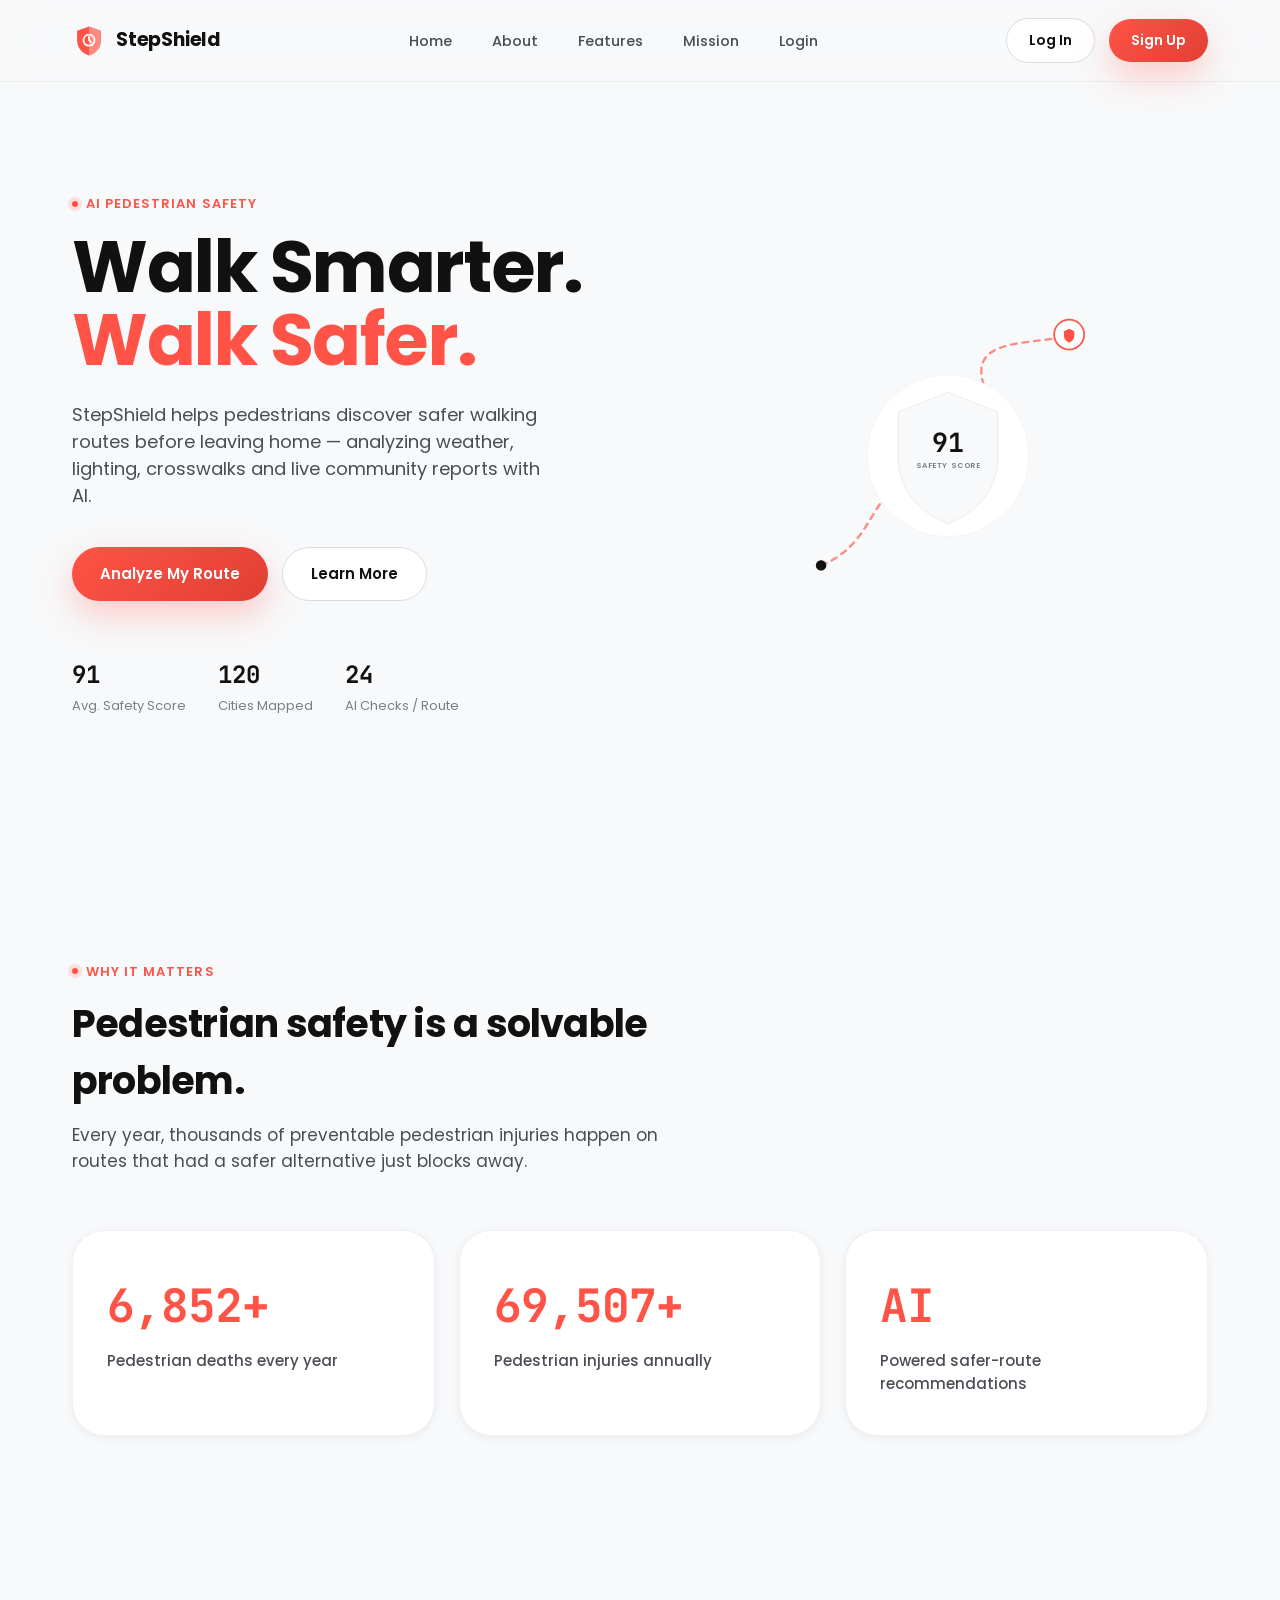
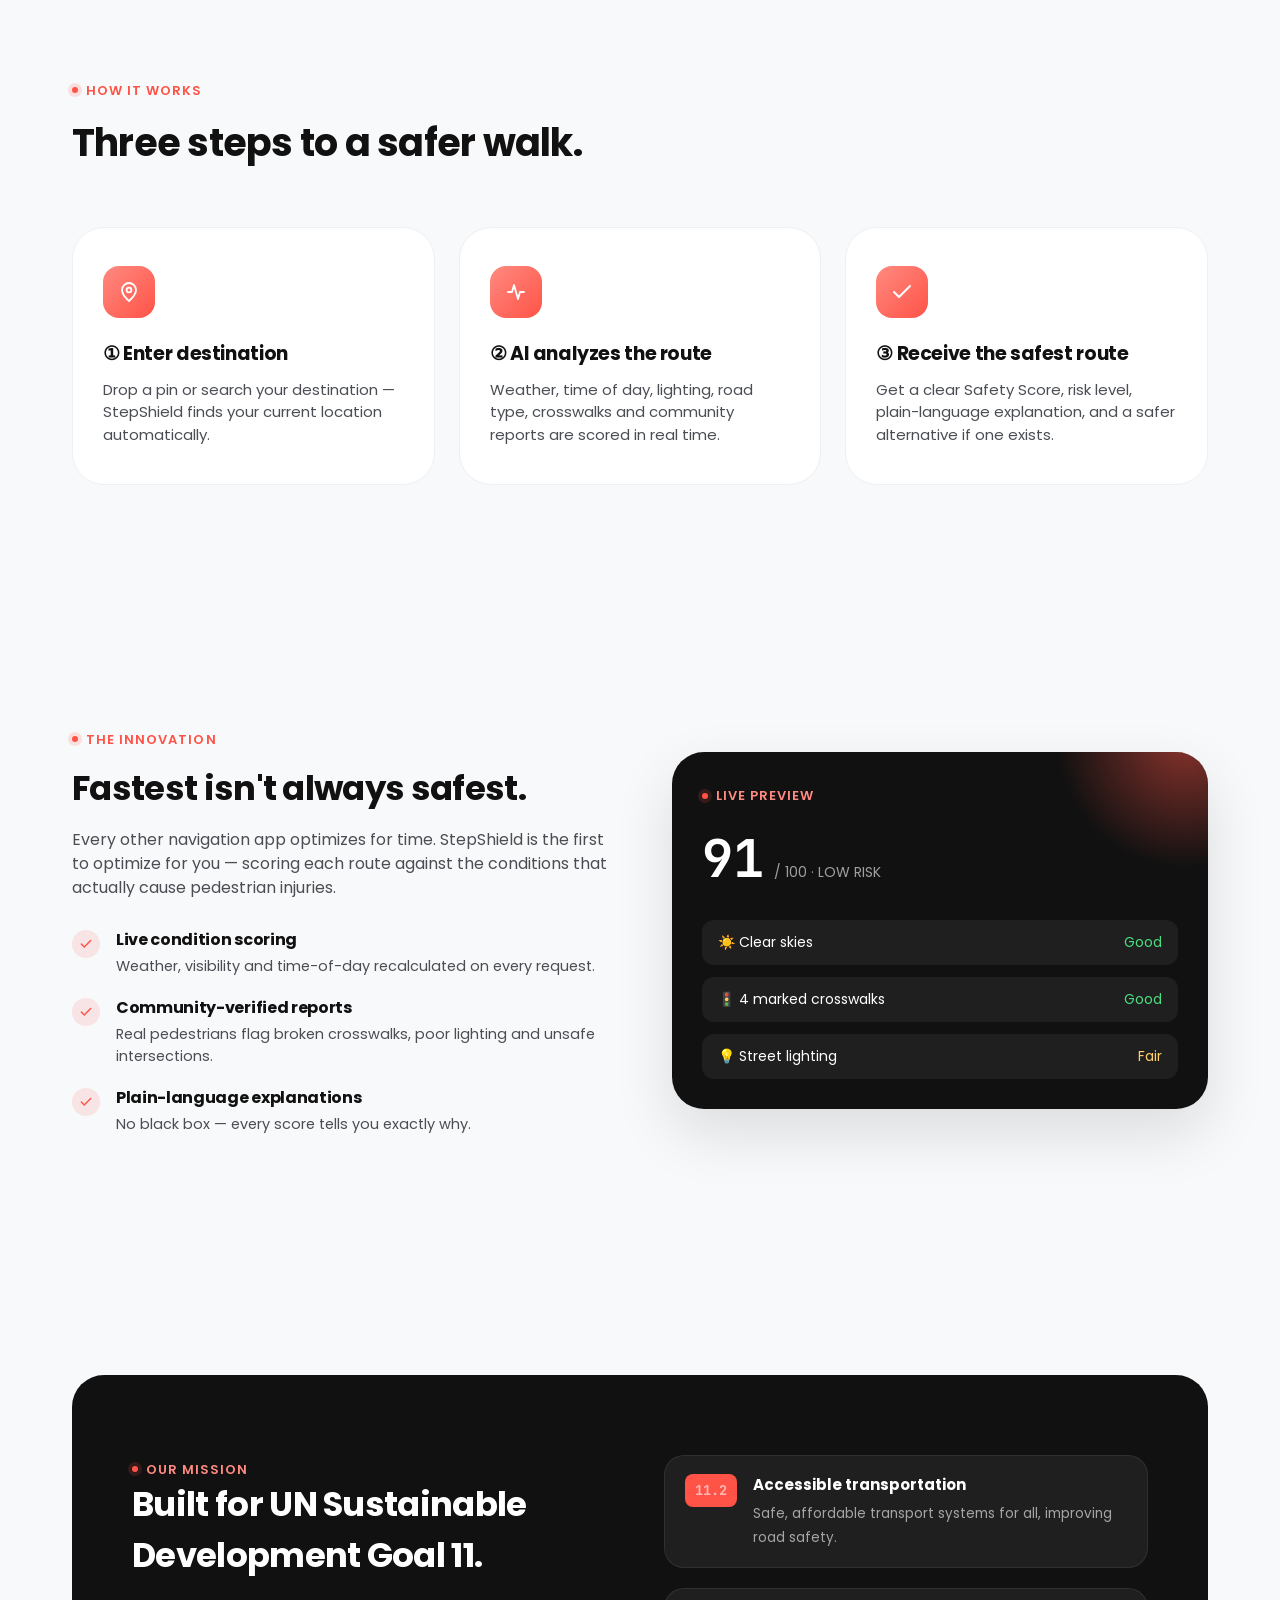
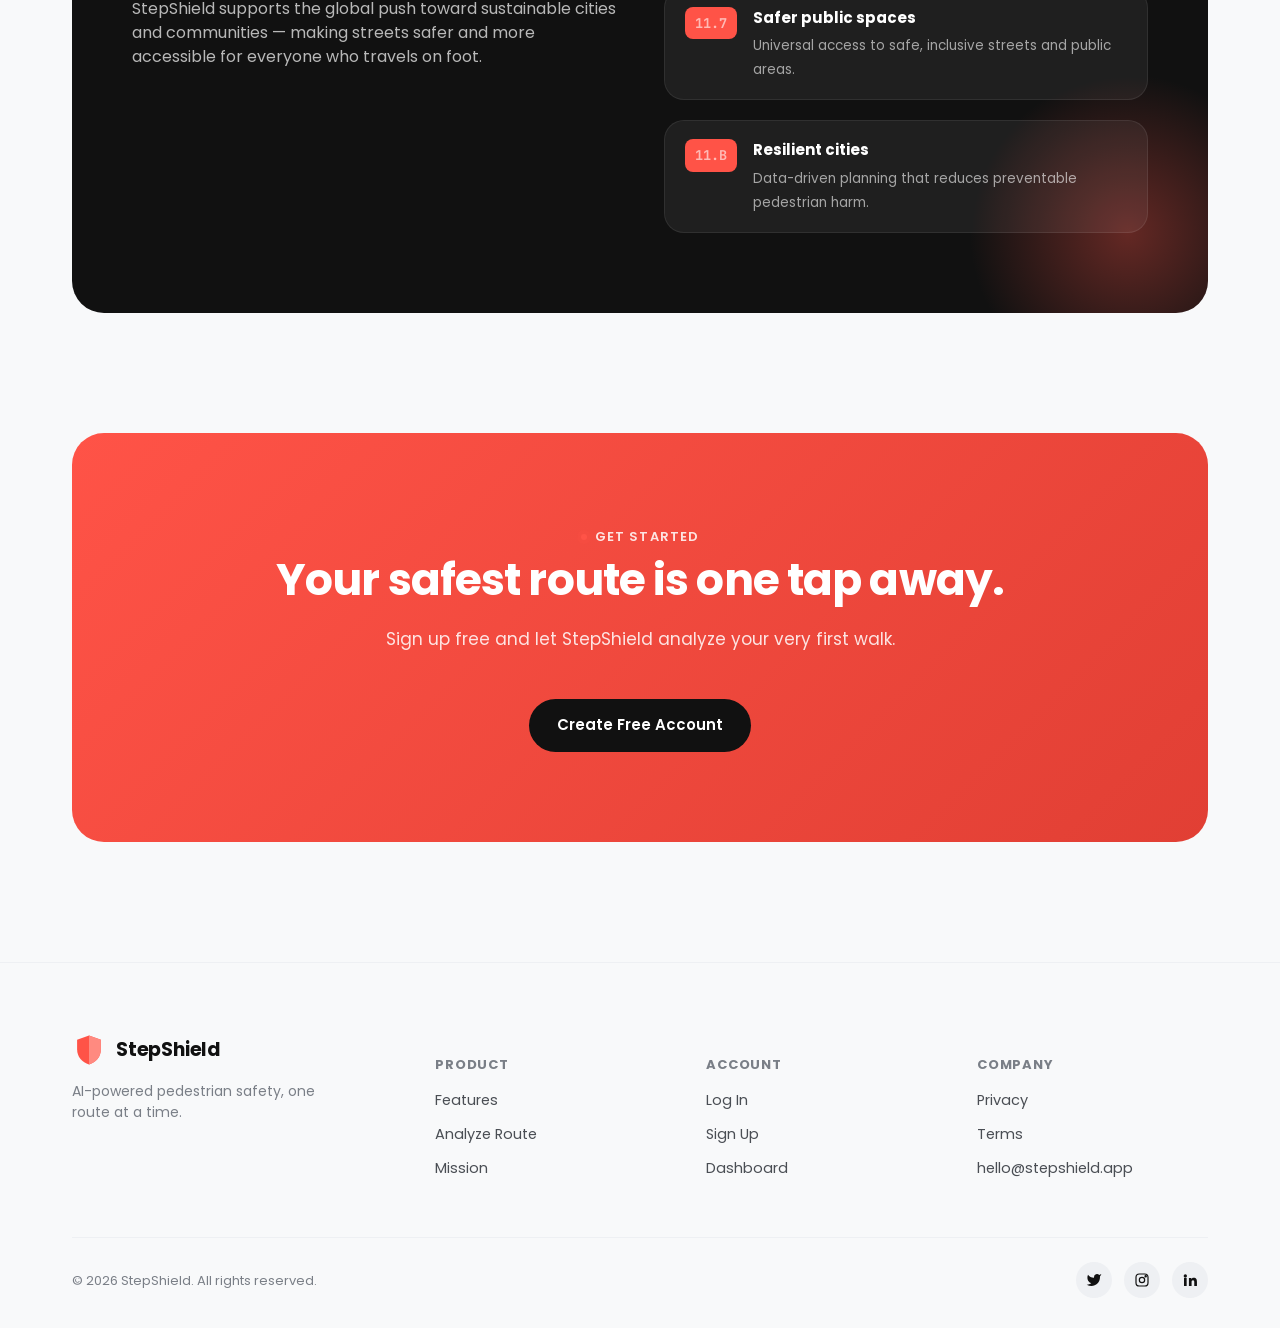
<file: index.html>
<!DOCTYPE html>
<html lang="en">
<head>
<meta charset="UTF-8">
<meta name="viewport" content="width=device-width, initial-scale=1.0">
<title>StepShield — Walk Smarter. Walk Safer.</title>
<meta name="description" content="StepShield uses AI to analyze real-time conditions and recommend the safest walking route — before you leave home.">
<link rel="preconnect" href="https://fonts.googleapis.com">
<link href="https://fonts.googleapis.com/css2?family=Poppins:wght@400;500;600;700;800&family=JetBrains+Mono:wght@500;700&display=swap" rel="stylesheet">
<link rel="stylesheet" href="css/style.css">
</head>
<body>

<!-- ============ NAV ============ -->
<nav class="nav">
  <div class="container nav-inner">
    <a href="index.html" class="brand">
      <svg class="brand-mark" viewBox="0 0 40 40" fill="none" xmlns="http://www.w3.org/2000/svg">
        <path d="M20 3L34 8V19C34 28 28 34.5 20 37C12 34.5 6 28 6 19V8L20 3Z" fill="#FF5347"/>
        <path d="M20 3L34 8V19C34 28 28 34.5 20 37V3Z" fill="#FF8A80"/>
        <circle cx="20" cy="19" r="6.5" stroke="white" stroke-width="2"/>
        <path d="M20 15V19L22.5 21.5" stroke="white" stroke-width="2" stroke-linecap="round"/>
      </svg>
      StepShield
    </a>
    <ul class="nav-links" id="navLinks">
      <li><a href="index.html">Home</a></li>
      <li><a href="index.html#about">About</a></li>
      <li><a href="index.html#features">Features</a></li>
      <li><a href="index.html#mission">Mission</a></li>
      <li><a href="login.html">Login</a></li>
    </ul>
    <div class="nav-actions">
      <a href="login.html" class="btn btn-ghost">Log In</a>
      <a href="signup.html" class="btn btn-primary">Sign Up</a>
    </div>
    <button class="hamburger" id="hamburger" aria-label="Toggle menu">
      <span></span><span></span><span></span>
    </button>
  </div>
</nav>

<!-- ============ HERO ============ -->
<header class="hero">
  <div class="container hero-grid">
    <div class="hero-copy reveal in">
      <span class="eyebrow">AI Pedestrian Safety</span>
      <h1 style="margin-top:16px;">Walk Smarter.<br><span class="accent">Walk Safer.</span></h1>
      <p class="lead">StepShield helps pedestrians discover safer walking routes before leaving home — analyzing weather, lighting, crosswalks and live community reports with AI.</p>
      <div class="hero-cta">
        <a href="analyze.html" class="btn btn-primary">Analyze My Route</a>
        <a href="#about" class="btn btn-ghost">Learn More</a>
      </div>
      <div class="hero-stats-inline">
        <div><strong data-count="91">0</strong><span>Avg. Safety Score</span></div>
        <div><strong data-count="120">0</strong><span>Cities Mapped</span></div>
        <div><strong data-count="24">0</strong><span>AI Checks / Route</span></div>
      </div>
    </div>

    <div class="hero-visual reveal in" style="transition-delay:.15s;">
      <svg viewBox="0 0 520 520" xmlns="http://www.w3.org/2000/svg">
        <!-- dotted walking route -->
        <path class="route-dash" d="M40 460 C 140 420, 120 320, 220 300 S 340 220, 320 140 S 420 80, 470 60"
              stroke="#FF8A80" stroke-width="4" fill="none" stroke-linecap="round"/>
        <!-- start marker -->
        <circle cx="40" cy="460" r="9" fill="#111111"/>
        <circle class="pulse-ring" cx="40" cy="460" r="9" fill="#111111" opacity=".4"/>
        <!-- destination shield -->
        <g class="float-y" transform="translate(470,60)">
          <circle r="26" fill="#FFFFFF" stroke="#FF5347" stroke-width="3"/>
          <path d="M0 -10L9 -6V2C9 8 5 12 0 14C-5 12 -9 8 -9 2V-6L0 -10Z" fill="#FF5347"/>
        </g>
        <!-- central shield gauge -->
        <g transform="translate(260,270)">
          <circle r="140" fill="#FFFFFF" />
          <circle r="140" fill="none" stroke="#EEF0F3" stroke-width="1"/>
          <path d="M0 -110L86 -76V6C86 62 46 100 0 118C-46 100 -86 62 -86 6V-76L0 -110Z" fill="#F8F9FA" stroke="#F1D9D7" stroke-width="1"/>
          <circle class="gauge-ring" r="80" fill="none" stroke="#F1D9D7" stroke-width="10"/>
          <circle class="gauge-ring gauge-fill" r="80" fill="none" stroke="#FF5347" stroke-width="10" stroke-linecap="round" stroke-dasharray="251"/>
          <text x="0" y="-6" text-anchor="middle" font-family="JetBrains Mono, monospace" font-size="46" font-weight="700" fill="#111111">91</text>
          <text x="0" y="22" text-anchor="middle" font-family="Poppins, sans-serif" font-size="13" font-weight="600" fill="#7A7F87" letter-spacing="1">SAFETY SCORE</text>
        </g>
      </svg>
    </div>
  </div>
</header>

<!-- ============ STATS ============ -->
<section class="section" id="about">
  <div class="container">
    <div class="section-head reveal">
      <span class="eyebrow">Why It Matters</span>
      <h2 style="font-size:38px; margin-top:14px;">Pedestrian safety is a solvable problem.</h2>
      <p>Every year, thousands of preventable pedestrian injuries happen on routes that had a safer alternative just blocks away.</p>
    </div>
    <div class="stats-grid">
      <div class="stat-card reveal">
        <div class="stat-number"><span data-count="7000">0</span>+</div>
        <div class="stat-label">Pedestrian deaths every year</div>
      </div>
      <div class="stat-card reveal" style="transition-delay:.1s;">
        <div class="stat-number"><span data-count="71000">0</span>+</div>
        <div class="stat-label">Pedestrian injuries annually</div>
      </div>
      <div class="stat-card reveal" style="transition-delay:.2s;">
        <div class="stat-number">AI</div>
        <div class="stat-label">Powered safer-route recommendations</div>
      </div>
    </div>
  </div>
</section>

<!-- ============ HOW IT WORKS ============ -->
<section class="section" id="features">
  <div class="container">
    <div class="section-head reveal">
      <span class="eyebrow">How It Works</span>
      <h2 style="font-size:38px; margin-top:14px;">Three steps to a safer walk.</h2>
    </div>
    <div class="steps-row">
      <div class="step-card reveal">
        <div class="step-glyph">
          <svg width="24" height="24" viewBox="0 0 24 24" fill="none"><path d="M12 21s-7-6.2-7-11a7 7 0 1 1 14 0c0 4.8-7 11-7 11z" stroke="white" stroke-width="1.8"/><circle cx="12" cy="10" r="2.4" stroke="white" stroke-width="1.8"/></svg>
        </div>
        <h3>① Enter destination</h3>
        <p>Drop a pin or search your destination — StepShield finds your current location automatically.</p>
      </div>
      <div class="step-card reveal" style="transition-delay:.1s;">
        <div class="step-glyph">
          <svg width="24" height="24" viewBox="0 0 24 24" fill="none"><path d="M4 12h4l2-7 4 14 2-7h4" stroke="white" stroke-width="1.8" stroke-linecap="round" stroke-linejoin="round"/></svg>
        </div>
        <h3>② AI analyzes the route</h3>
        <p>Weather, time of day, lighting, road type, crosswalks and community reports are scored in real time.</p>
      </div>
      <div class="step-card reveal" style="transition-delay:.2s;">
        <div class="step-glyph">
          <svg width="24" height="24" viewBox="0 0 24 24" fill="none"><path d="M20 6L9 17l-5-5" stroke="white" stroke-width="2" stroke-linecap="round" stroke-linejoin="round"/></svg>
        </div>
        <h3>③ Receive the safest route</h3>
        <p>Get a clear Safety Score, risk level, plain-language explanation, and a safer alternative if one exists.</p>
      </div>
    </div>
  </div>
</section>

<!-- ============ INNOVATION ============ -->
<section class="section">
  <div class="container feature-split">
    <div class="reveal">
      <span class="eyebrow">The Innovation</span>
      <h2 style="font-size:34px; margin-top:14px;">Fastest isn't always safest.</h2>
      <p style="color:var(--gray-700); margin-top:14px; font-size:16px;">Every other navigation app optimizes for time. StepShield is the first to optimize for you — scoring each route against the conditions that actually cause pedestrian injuries.</p>
      <div class="feature-list">
        <div class="feature-item">
          <div class="dot"><svg width="14" height="14" viewBox="0 0 24 24" fill="none"><path d="M20 6L9 17l-5-5" stroke="currentColor" stroke-width="2.5" stroke-linecap="round"/></svg></div>
          <div><h4>Live condition scoring</h4><p>Weather, visibility and time-of-day recalculated on every request.</p></div>
        </div>
        <div class="feature-item">
          <div class="dot"><svg width="14" height="14" viewBox="0 0 24 24" fill="none"><path d="M20 6L9 17l-5-5" stroke="currentColor" stroke-width="2.5" stroke-linecap="round"/></svg></div>
          <div><h4>Community-verified reports</h4><p>Real pedestrians flag broken crosswalks, poor lighting and unsafe intersections.</p></div>
        </div>
        <div class="feature-item">
          <div class="dot"><svg width="14" height="14" viewBox="0 0 24 24" fill="none"><path d="M20 6L9 17l-5-5" stroke="currentColor" stroke-width="2.5" stroke-linecap="round"/></svg></div>
          <div><h4>Plain-language explanations</h4><p>No black box — every score tells you exactly why.</p></div>
        </div>
      </div>
    </div>
    <div class="mock-panel reveal" style="transition-delay:.1s;">
      <div class="eyebrow" style="color:var(--red-pastel);">Live Preview</div>
      <div style="display:flex; align-items:baseline; gap:10px; margin-top:14px;">
        <span style="font-family:var(--font-data); font-size:52px; font-weight:700;">91</span>
        <span style="color:rgba(255,255,255,.6); font-size:14px;">/ 100 · LOW RISK</span>
      </div>
      <div style="margin-top:22px; display:flex; flex-direction:column; gap:12px;">
        <div style="display:flex; justify-content:space-between; padding:12px 16px; background:rgba(255,255,255,.06); border-radius:12px; font-size:14px;"><span>☀️ Clear skies</span><span style="color:#4ADE80;">Good</span></div>
        <div style="display:flex; justify-content:space-between; padding:12px 16px; background:rgba(255,255,255,.06); border-radius:12px; font-size:14px;"><span>🚦 4 marked crosswalks</span><span style="color:#4ADE80;">Good</span></div>
        <div style="display:flex; justify-content:space-between; padding:12px 16px; background:rgba(255,255,255,.06); border-radius:12px; font-size:14px;"><span>💡 Street lighting</span><span style="color:#FFD166;">Fair</span></div>
      </div>
    </div>
  </div>
</section>

<!-- ============ MISSION / SDG ============ -->
<section class="section" id="mission">
  <div class="container">
    <div class="mission reveal">
      <div class="mission-grid">
        <div>
          <span class="eyebrow" style="color:var(--red-pastel);">Our Mission</span>
          <h2>Built for UN Sustainable Development Goal 11.</h2>
          <p>StepShield supports the global push toward sustainable cities and communities — making streets safer and more accessible for everyone who travels on foot.</p>
        </div>
        <div class="sdg-list">
          <div class="sdg-item"><span class="sdg-badge">11.2</span><div><strong>Accessible transportation</strong><span>Safe, affordable transport systems for all, improving road safety.</span></div></div>
          <div class="sdg-item"><span class="sdg-badge">11.7</span><div><strong>Safer public spaces</strong><span>Universal access to safe, inclusive streets and public areas.</span></div></div>
          <div class="sdg-item"><span class="sdg-badge">11.B</span><div><strong>Resilient cities</strong><span>Data-driven planning that reduces preventable pedestrian harm.</span></div></div>
        </div>
      </div>
    </div>
  </div>
</section>

<!-- ============ CTA ============ -->
<section class="section" style="padding-top:0;">
  <div class="container">
    <div class="cta-band reveal">
      <span class="eyebrow" style="color:rgba(255,255,255,.85);">Get Started</span>
      <h2>Your safest route is one tap away.</h2>
      <p>Sign up free and let StepShield analyze your very first walk.</p>
      <a href="signup.html" class="btn btn-dark">Create Free Account</a>
    </div>
  </div>
</section>

<!-- ============ FOOTER ============ -->
<footer class="footer">
  <div class="container">
    <div class="footer-top">
      <div class="footer-brand">
        <a href="index.html" class="brand">
          <svg class="brand-mark" viewBox="0 0 40 40" fill="none" xmlns="http://www.w3.org/2000/svg">
            <path d="M20 3L34 8V19C34 28 28 34.5 20 37C12 34.5 6 28 6 19V8L20 3Z" fill="#FF5347"/>
            <path d="M20 3L34 8V19C34 28 28 34.5 20 37V3Z" fill="#FF8A80"/>
          </svg>
          StepShield
        </a>
        <p>AI-powered pedestrian safety, one route at a time.</p>
      </div>
      <div class="footer-col">
        <h5>Product</h5>
        <a href="index.html#features">Features</a>
        <a href="analyze.html">Analyze Route</a>
        <a href="index.html#mission">Mission</a>
      </div>
      <div class="footer-col">
        <h5>Account</h5>
        <a href="login.html">Log In</a>
        <a href="signup.html">Sign Up</a>
        <a href="dashboard.html">Dashboard</a>
      </div>
      <div class="footer-col">
        <h5>Company</h5>
        <a href="#">Privacy</a>
        <a href="#">Terms</a>
        <a href="mailto:hello@stepshield.app">hello@stepshield.app</a>
      </div>
    </div>
    <div class="footer-bottom">
      <p>© 2026 StepShield. All rights reserved.</p>
      <div class="social-row">
        <a href="#" aria-label="Twitter"><svg width="16" height="16" viewBox="0 0 24 24" fill="currentColor"><path d="M23 3a10.9 10.9 0 0 1-3.14 1.53 4.48 4.48 0 0 0-7.86 3v1A10.66 10.66 0 0 1 3 4s-4 9 5 13a11.64 11.64 0 0 1-7 2c9 5 20 0 20-11.5a4.5 4.5 0 0 0-.08-.83A7.72 7.72 0 0 0 23 3z"/></svg></a>
        <a href="#" aria-label="Instagram"><svg width="16" height="16" viewBox="0 0 24 24" fill="none" stroke="currentColor" stroke-width="1.8"><rect x="3" y="3" width="18" height="18" rx="5"/><circle cx="12" cy="12" r="4"/><circle cx="17.5" cy="6.5" r="1"/></svg></a>
        <a href="#" aria-label="LinkedIn"><svg width="16" height="16" viewBox="0 0 24 24" fill="currentColor"><path d="M4.98 3.5a2.5 2.5 0 1 1 0 5 2.5 2.5 0 0 1 0-5zM3 9h4v12H3V9zm7 0h3.8v1.7h.05c.53-1 1.83-2.05 3.77-2.05 4.03 0 4.78 2.65 4.78 6.1V21h-4v-5.6c0-1.34-.02-3.07-1.87-3.07-1.87 0-2.16 1.46-2.16 2.97V21h-4V9z"/></svg></a>
      </div>
    </div>
  </div>
</footer>

<script src="js/script.js"></script>
</body>
</html>
</file>
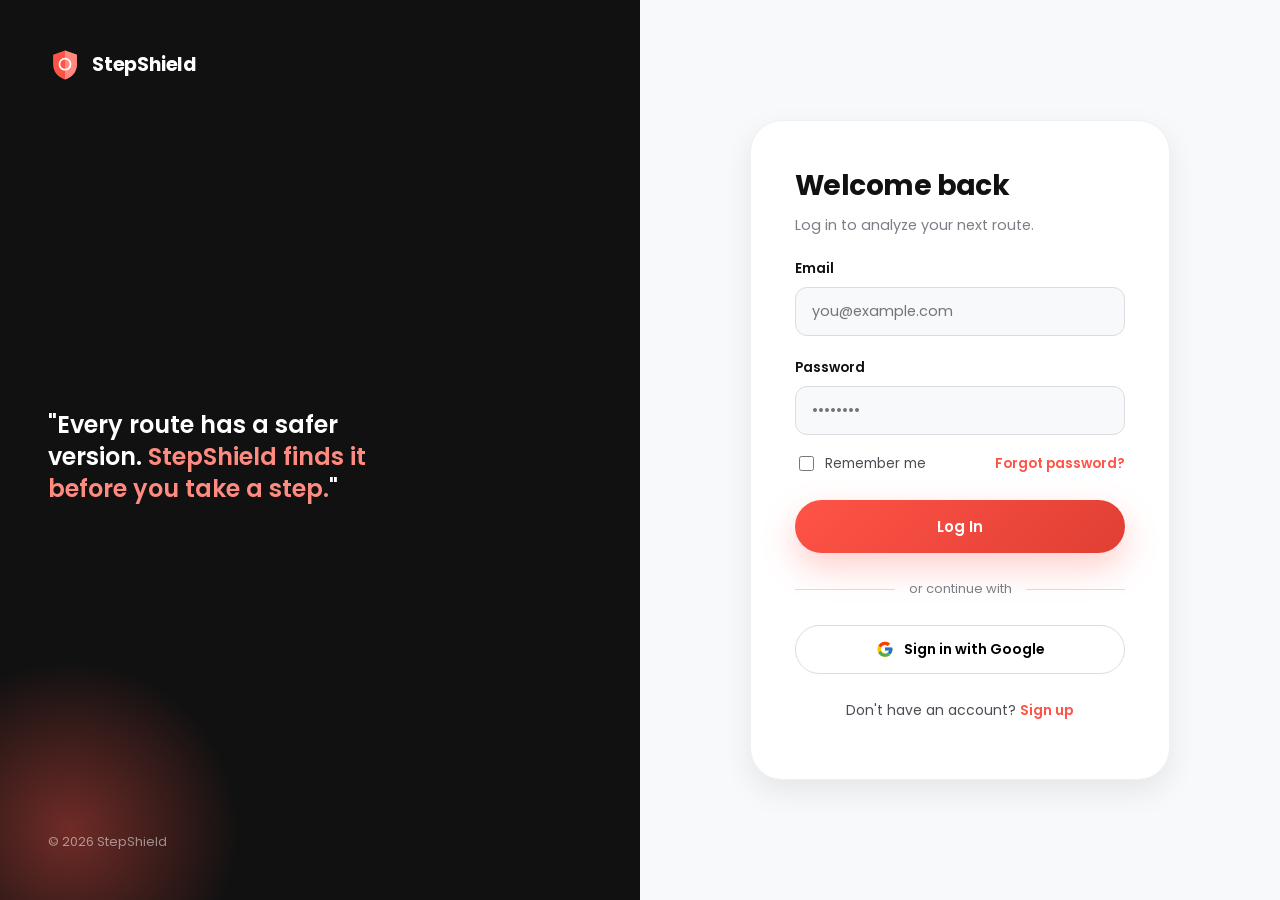
<file: dashboard.html>
<!DOCTYPE html>
<html lang="en">
<head>
<meta charset="UTF-8">
<meta name="viewport" content="width=device-width, initial-scale=1.0">
<title>Dashboard — StepShield</title>
<link rel="preconnect" href="https://fonts.googleapis.com">
<link href="https://fonts.googleapis.com/css2?family=Poppins:wght@400;500;600;700;800&family=JetBrains+Mono:wght@500;700&display=swap" rel="stylesheet">
<link rel="stylesheet" href="css/style.css">
<link rel="stylesheet" href="css/dashboard.css">
</head>
<body>

<div class="app-topbar">
  <div class="container app-topbar-inner">
    <a href="index.html" class="brand">
      <svg class="brand-mark" viewBox="0 0 40 40" fill="none" xmlns="http://www.w3.org/2000/svg">
        <path d="M20 3L34 8V19C34 28 28 34.5 20 37C12 34.5 6 28 6 19V8L20 3Z" fill="#FF5347"/>
        <path d="M20 3L34 8V19C34 28 28 34.5 20 37V3Z" fill="#FF8A80"/>
        <circle cx="20" cy="19" r="6.5" stroke="white" stroke-width="2"/>
      </svg>
      StepShield
    </a>
    <div class="app-nav-links">
      <a href="dashboard.html" class="active">Dashboard</a>
      <a href="analyze.html">Analyze Route</a>
      <a href="profile.html">Profile</a>
    </div>
    <div class="user-chip" id="userChip">
      <div class="user-avatar">SC</div>
      <span>Sarah</span>
      <svg width="12" height="12" viewBox="0 0 24 24" fill="none"><path d="M6 9l6 6 6-6" stroke="currentColor" stroke-width="2" stroke-linecap="round" stroke-linejoin="round"/></svg>
      <div class="user-menu" id="userMenu">
        <a href="profile.html">View Profile</a>
        <a href="analyze.html">Analyze Route</a>
        <button id="logoutBtn">Log Out</button>
      </div>
    </div>
  </div>
</div>

<main class="app-main">
  <div class="container">
    <div class="welcome-row">
      <div>
        <h1 id="welcomeHeading">Hello 👋</h1>
        <p>Here's your safety overview. Ready for your next walk?</p>
      </div>
    </div>

    <div class="dash-grid">
      <a href="analyze.html" class="dash-card featured">
        <div class="dash-card-icon">
          <svg width="22" height="22" viewBox="0 0 24 24" fill="none"><path d="M12 21s-7-6.2-7-11a7 7 0 1 1 14 0c0 4.8-7 11-7 11z" stroke="white" stroke-width="1.8"/><circle cx="12" cy="10" r="2.4" stroke="white" stroke-width="1.8"/></svg>
        </div>
        <div>
          <h3>Analyze Route ⭐</h3>
          <p>Get an AI Safety Score for your next walk, in real time.</p>
        </div>
        <span class="go">Start analysis
          <svg width="14" height="14" viewBox="0 0 24 24" fill="none"><path d="M5 12h14M13 6l6 6-6 6" stroke="currentColor" stroke-width="2" stroke-linecap="round" stroke-linejoin="round"/></svg>
        </span>
      </a>

      <a href="profile.html#saved" class="dash-card">
        <div class="dash-card-icon">
          <svg width="20" height="20" viewBox="0 0 24 24" fill="none" stroke="#111"><path d="M19 21l-7-4-7 4V5a2 2 0 0 1 2-2h10a2 2 0 0 1 2 2z" stroke-width="1.8"/></svg>
        </div>
        <div>
          <h3>Saved Routes</h3>
          <p id="savedRoutesCount">0 routes saved</p>
        </div>
        <span class="go">View routes
          <svg width="14" height="14" viewBox="0 0 24 24" fill="none"><path d="M5 12h14M13 6l6 6-6 6" stroke="currentColor" stroke-width="2" stroke-linecap="round" stroke-linejoin="round"/></svg>
        </span>
      </a>

      <a href="analyze.html#community" class="dash-card">
        <div class="dash-card-icon">
          <svg width="20" height="20" viewBox="0 0 24 24" fill="none" stroke="#111"><path d="M17 21v-2a4 4 0 0 0-4-4H5a4 4 0 0 0-4 4v2" stroke-width="1.8"/><circle cx="9" cy="7" r="4" stroke-width="1.8"/><path d="M23 21v-2a4 4 0 0 0-3-3.87M16 3.13a4 4 0 0 1 0 7.75" stroke-width="1.8"/></svg>
        </div>
        <div>
          <h3>Community Reports</h3>
          <p>See hazards reported near you.</p>
        </div>
        <span class="go">Open map
          <svg width="14" height="14" viewBox="0 0 24 24" fill="none"><path d="M5 12h14M13 6l6 6-6 6" stroke="currentColor" stroke-width="2" stroke-linecap="round" stroke-linejoin="round"/></svg>
        </span>
      </a>

      <a href="profile.html" class="dash-card">
        <div class="dash-card-icon">
          <svg width="20" height="20" viewBox="0 0 24 24" fill="none" stroke="#111"><circle cx="12" cy="8" r="4" stroke-width="1.8"/><path d="M4 21c0-4.4 3.6-8 8-8s8 3.6 8 8" stroke-width="1.8"/></svg>
        </div>
        <div>
          <h3>Profile</h3>
          <p>Manage your account details.</p>
        </div>
        <span class="go">Edit profile
          <svg width="14" height="14" viewBox="0 0 24 24" fill="none"><path d="M5 12h14M13 6l6 6-6 6" stroke="currentColor" stroke-width="2" stroke-linecap="round" stroke-linejoin="round"/></svg>
        </span>
      </a>
    </div>

    <div class="stat-strip">
      <div class="strip-card">
        <div class="n" id="statAnalyses">0</div>
        <div class="l">Routes analyzed</div>
      </div>
      <div class="strip-card">
        <div class="n" id="statSaved">0</div>
        <div class="l">Saved routes</div>
      </div>
      <div class="strip-card">
        <div class="n">91</div>
        <div class="l">Avg. safety score</div>
      </div>
    </div>
  </div>
</main>

<script src="js/script.js"></script>
<script src="js/auth.js"></script>
<script>
  (function(){
    ssRequireAuth();
    const user = ssCurrentUser();
    if(user){
      document.getElementById('welcomeHeading').textContent = `Hello, ${user.name.split(' ')[0]} 👋`;
      document.getElementById('statAnalyses').textContent = user.analyses || 0;
      document.getElementById('statSaved').textContent = (user.savedRoutes || []).length;
      document.getElementById('savedRoutesCount').textContent = `${(user.savedRoutes || []).length} route${(user.savedRoutes||[]).length === 1 ? '' : 's'} saved`;
    }
  })();
</script>
</body>
</html>
</file>
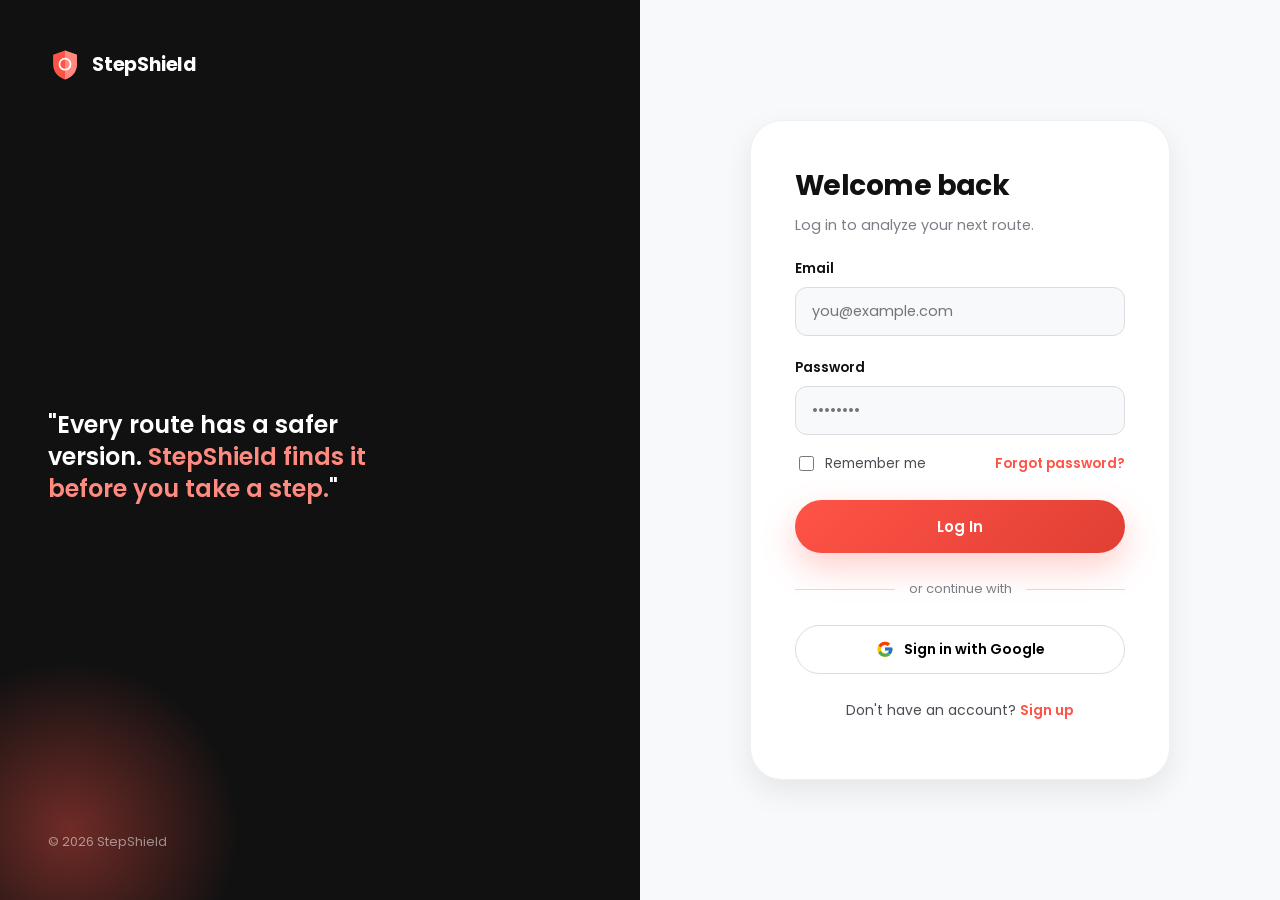
<file: login.html>
<!DOCTYPE html>
<html lang="en">
<head>
<meta charset="UTF-8">
<meta name="viewport" content="width=device-width, initial-scale=1.0">
<title>Log In — StepShield</title>
<link rel="preconnect" href="https://fonts.googleapis.com">
<link href="https://fonts.googleapis.com/css2?family=Poppins:wght@400;500;600;700;800&family=JetBrains+Mono:wght@500;700&display=swap" rel="stylesheet">
<link rel="stylesheet" href="css/style.css">
</head>
<body>

<div class="auth-wrap">
  <div class="auth-side">
    <a href="index.html" class="brand" style="color:white;">
      <svg class="brand-mark" viewBox="0 0 40 40" fill="none" xmlns="http://www.w3.org/2000/svg">
        <path d="M20 3L34 8V19C34 28 28 34.5 20 37C12 34.5 6 28 6 19V8L20 3Z" fill="#FF5347"/>
        <path d="M20 3L34 8V19C34 28 28 34.5 20 37V3Z" fill="#FF8A80"/>
        <circle cx="20" cy="19" r="6.5" stroke="white" stroke-width="2"/>
      </svg>
      StepShield
    </a>
    <div class="quote">"Every route has a safer version. <span>StepShield finds it before you take a step.</span>"</div>
    <div style="position:relative; z-index:1; font-size:13px; color:rgba(255,255,255,.5);">© 2026 StepShield</div>
  </div>

  <div class="auth-main">
    <div class="auth-card">
      <h1>Welcome back</h1>
      <p class="sub">Log in to analyze your next route.</p>

      <form id="loginForm" novalidate>
        <div class="field" id="field-login-email">
          <label for="loginEmail">Email</label>
          <input type="email" id="loginEmail" placeholder="you@example.com" required>
          <div class="field-error">Enter a valid email.</div>
        </div>
        <div class="field" id="field-login-password">
          <label for="loginPassword">Password</label>
          <input type="password" id="loginPassword" placeholder="••••••••" required>
          <div class="field-error">Incorrect password.</div>
        </div>
        <div class="field-row">
          <label class="checkbox-row"><input type="checkbox" id="rememberMe"> Remember me</label>
          <a href="#" class="link-red" onclick="showToast('Password reset is a UI preview in this prototype.'); return false;">Forgot password?</a>
        </div>
        <button type="submit" class="btn btn-primary btn-block" style="margin-top:26px;">Log In</button>
      </form>

      <div class="divider">or continue with</div>
      <button class="google-btn" type="button">
        <svg width="18" height="18" viewBox="0 0 48 48"><path fill="#FFC107" d="M43.6 20.5H42V20H24v8h11.3C33.7 32.4 29.3 35 24 35c-6.1 0-11-4.9-11-11s4.9-11 11-11c2.8 0 5.3 1 7.3 2.7l6-6C33.9 6.4 29.2 4.5 24 4.5 12.9 4.5 4 13.4 4 24.5S12.9 44.5 24 44.5c11.1 0 20-9 20-20 0-1.3-.1-2.7-.4-4z"/><path fill="#FF3D00" d="M6.3 14.7l6.6 4.8C14.7 16 19 13 24 13c2.8 0 5.3 1 7.3 2.7l6-6C33.9 6.4 29.2 4.5 24 4.5c-7.4 0-13.7 4.1-17 10.2z"/><path fill="#4CAF50" d="M24 44.5c5.2 0 9.9-1.7 13.6-4.7l-6.3-5.2C29.3 36.4 26.8 37 24 37c-5.3 0-9.7-3.4-11.3-8.1l-6.5 5C9.4 40.3 16.1 44.5 24 44.5z"/><path fill="#1976D2" d="M43.6 20.5H42V20H24v8h11.3c-.8 2.3-2.3 4.2-4.2 5.6l6.3 5.2C40.5 36 44 30.9 44 24.5c0-1.3-.1-2.7-.4-4z"/></svg>
        Sign in with Google
      </button>

      <p class="auth-foot">Don't have an account? <a href="signup.html" class="link-red">Sign up</a></p>
    </div>
  </div>
</div>

<script src="js/script.js"></script>
<script src="js/auth.js"></script>
</body>
</html>
</file>
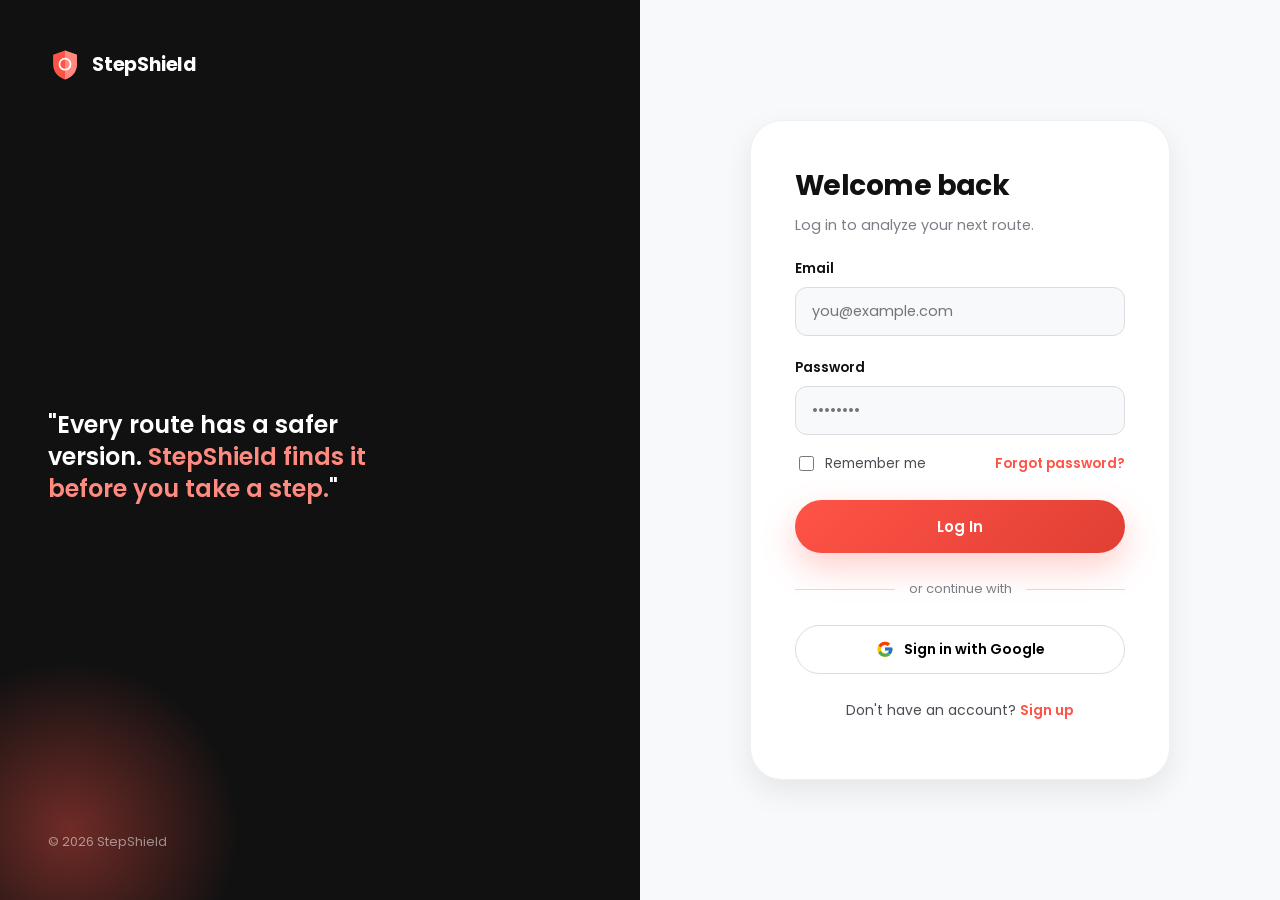
<file: profile.html>
<!DOCTYPE html>
<html lang="en">
<head>
<meta charset="UTF-8">
<meta name="viewport" content="width=device-width, initial-scale=1.0">
<title>Profile — StepShield</title>
<link rel="preconnect" href="https://fonts.googleapis.com">
<link href="https://fonts.googleapis.com/css2?family=Poppins:wght@400;500;600;700;800&family=JetBrains+Mono:wght@500;700&display=swap" rel="stylesheet">
<link rel="stylesheet" href="css/style.css">
<link rel="stylesheet" href="css/dashboard.css">
</head>
<body>

<div class="app-topbar">
  <div class="container app-topbar-inner">
    <a href="index.html" class="brand">
      <svg class="brand-mark" viewBox="0 0 40 40" fill="none" xmlns="http://www.w3.org/2000/svg">
        <path d="M20 3L34 8V19C34 28 28 34.5 20 37C12 34.5 6 28 6 19V8L20 3Z" fill="#FF5347"/>
        <path d="M20 3L34 8V19C34 28 28 34.5 20 37V3Z" fill="#FF8A80"/>
        <circle cx="20" cy="19" r="6.5" stroke="white" stroke-width="2"/>
      </svg>
      StepShield
    </a>
    <div class="app-nav-links">
      <a href="dashboard.html">Dashboard</a>
      <a href="analyze.html">Analyze Route</a>
      <a href="profile.html" class="active">Profile</a>
    </div>
    <div class="user-chip" id="userChip">
      <div class="user-avatar">SC</div>
      <span>Sarah</span>
      <svg width="12" height="12" viewBox="0 0 24 24" fill="none"><path d="M6 9l6 6 6-6" stroke="currentColor" stroke-width="2" stroke-linecap="round" stroke-linejoin="round"/></svg>
      <div class="user-menu" id="userMenu">
        <a href="profile.html">View Profile</a>
        <a href="analyze.html">Analyze Route</a>
        <button id="logoutBtn">Log Out</button>
      </div>
    </div>
  </div>
</div>

<main class="app-main">
  <div class="container">
    <a href="dashboard.html" class="back-link">
      <svg width="14" height="14" viewBox="0 0 24 24" fill="none"><path d="M19 12H5M11 18l-6-6 6-6" stroke="currentColor" stroke-width="2" stroke-linecap="round" stroke-linejoin="round"/></svg>
      Back to Dashboard
    </a>

    <div class="page-head">
      <h1>Profile</h1>
      <p>Your account details and walking history.</p>
    </div>

    <div style="display:grid; grid-template-columns: 1fr 2fr; gap:24px;" id="profileGrid">
      <div class="stat-card" style="text-align:center;">
        <div class="user-avatar mx-auto" style="width:72px; height:72px; font-size:24px; margin-bottom:16px;" id="profileAvatar">SC</div>
        <h3 id="profileName" style="font-size:18px;">Sarah Chen</h3>
        <p style="color:var(--gray-500); font-size:13.5px; margin-top:4px;" id="profileEmail">sarah@example.com</p>
        <button class="btn btn-ghost btn-block" style="margin-top:20px;" id="logoutBtn2">Log Out</button>
      </div>

      <div>
        <div class="stat-strip" style="margin-top:0;">
          <div class="strip-card">
            <div class="n" id="pAnalyses">0</div>
            <div class="l">Analyses run</div>
          </div>
          <div class="strip-card">
            <div class="n" id="pSaved">0</div>
            <div class="l">Saved routes</div>
          </div>
          <div class="strip-card">
            <div class="n" id="pMember">—</div>
            <div class="l">Member since</div>
          </div>
        </div>

        <div id="saved" style="margin-top:34px;">
          <h3 style="font-size:17px; margin-bottom:16px;">Saved Routes</h3>
          <div id="savedRoutesList" style="display:flex; flex-direction:column; gap:12px;"></div>
        </div>
      </div>
    </div>
  </div>
</main>

<script src="js/script.js"></script>
<script src="js/auth.js"></script>
<script>
  (function(){
    ssRequireAuth();
    const user = ssCurrentUser();
    if(!user) return;

    const initials = user.name.trim().split(/\s+/).map(p => p[0]).slice(0,2).join('').toUpperCase();
    document.getElementById('profileAvatar').textContent = initials;
    document.getElementById('profileName').textContent = user.name;
    document.getElementById('profileEmail').textContent = user.email;
    document.getElementById('pAnalyses').textContent = user.analyses || 0;
    document.getElementById('pSaved').textContent = (user.savedRoutes || []).length;
    const created = user.createdAt ? new Date(user.createdAt) : new Date();
    document.getElementById('pMember').textContent = created.toLocaleDateString('en-US', { month:'short', year:'numeric' });

    const list = document.getElementById('savedRoutesList');
    const routes = user.savedRoutes || [];
    if(routes.length === 0){
      list.innerHTML = `
        <div class="empty-state">
          <svg width="40" height="40" viewBox="0 0 24 24" fill="none" stroke="#D9DCE1"><path d="M19 21l-7-4-7 4V5a2 2 0 0 1 2-2h10a2 2 0 0 1 2 2z" stroke-width="1.6"/></svg>
          <h3>No saved routes yet</h3>
          <p>Analyze a route and save it to see it here.</p>
        </div>`;
    } else {
      list.innerHTML = routes.map(r => `
        <div class="stat-card" style="display:flex; justify-content:space-between; align-items:center; padding:20px 24px;">
          <div>
            <strong style="font-size:14.5px;">${r.from} → ${r.to}</strong>
            <div style="color:var(--gray-500); font-size:12.5px; margin-top:4px;">Saved ${new Date(r.savedAt).toLocaleDateString()}</div>
          </div>
          <div style="text-align:right;">
            <div style="font-family:var(--font-data); font-weight:700; color:${r.score >= 80 ? '#2E7D32' : r.score >= 55 ? '#B8860B' : '#C0392B'};">${r.score}</div>
            <div style="font-size:11px; color:var(--gray-500);">${r.risk}</div>
          </div>
        </div>
      `).join('');
    }

    document.getElementById('logoutBtn2').addEventListener('click', ssLogout);
  })();
</script>
</body>
</html>
</file>
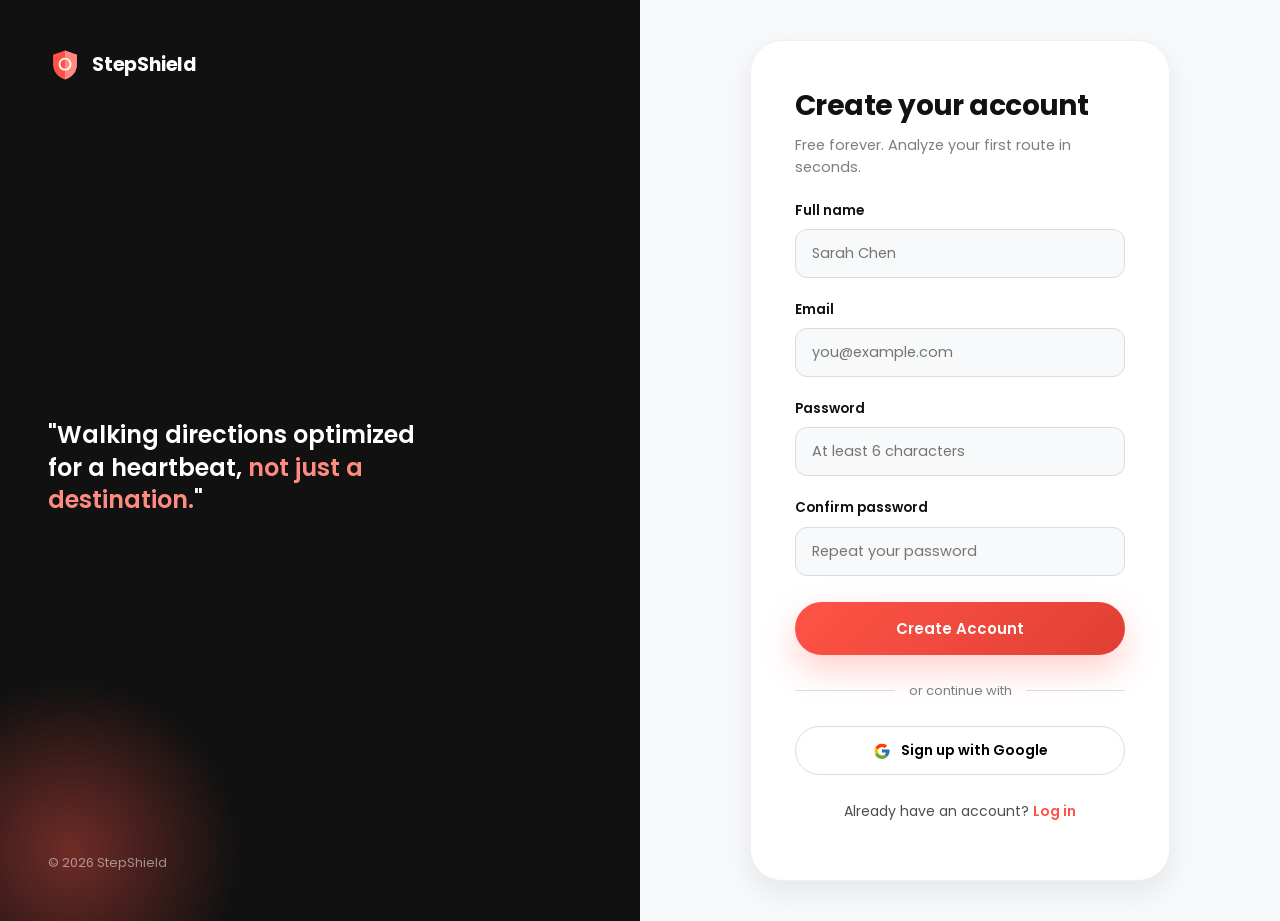
<file: signup.html>
<!DOCTYPE html>
<html lang="en">
<head>
<meta charset="UTF-8">
<meta name="viewport" content="width=device-width, initial-scale=1.0">
<title>Sign Up — StepShield</title>
<link rel="preconnect" href="https://fonts.googleapis.com">
<link href="https://fonts.googleapis.com/css2?family=Poppins:wght@400;500;600;700;800&family=JetBrains+Mono:wght@500;700&display=swap" rel="stylesheet">
<link rel="stylesheet" href="css/style.css">
</head>
<body>

<div class="auth-wrap">
  <div class="auth-side">
    <a href="index.html" class="brand" style="color:white;">
      <svg class="brand-mark" viewBox="0 0 40 40" fill="none" xmlns="http://www.w3.org/2000/svg">
        <path d="M20 3L34 8V19C34 28 28 34.5 20 37C12 34.5 6 28 6 19V8L20 3Z" fill="#FF5347"/>
        <path d="M20 3L34 8V19C34 28 28 34.5 20 37V3Z" fill="#FF8A80"/>
        <circle cx="20" cy="19" r="6.5" stroke="white" stroke-width="2"/>
      </svg>
      StepShield
    </a>
    <div class="quote">"Walking directions optimized for a heartbeat, <span>not just a destination.</span>"</div>
    <div style="position:relative; z-index:1; font-size:13px; color:rgba(255,255,255,.5);">© 2026 StepShield</div>
  </div>

  <div class="auth-main">
    <div class="auth-card">
      <h1>Create your account</h1>
      <p class="sub">Free forever. Analyze your first route in seconds.</p>

      <form id="signupForm" novalidate>
        <div class="field" id="field-name">
          <label for="signupName">Full name</label>
          <input type="text" id="signupName" placeholder="Sarah Chen" required>
          <div class="field-error">Enter your full name.</div>
        </div>
        <div class="field" id="field-email">
          <label for="signupEmail">Email</label>
          <input type="email" id="signupEmail" placeholder="you@example.com" required>
          <div class="field-error">Enter a valid email.</div>
        </div>
        <div class="field" id="field-password">
          <label for="signupPassword">Password</label>
          <input type="password" id="signupPassword" placeholder="At least 6 characters" required>
          <div class="field-error">Password must be at least 6 characters.</div>
        </div>
        <div class="field" id="field-confirm">
          <label for="signupConfirm">Confirm password</label>
          <input type="password" id="signupConfirm" placeholder="Repeat your password" required>
          <div class="field-error">Passwords do not match.</div>
        </div>
        <button type="submit" class="btn btn-primary btn-block" style="margin-top:26px;">Create Account</button>
      </form>

      <div class="divider">or continue with</div>
      <button class="google-btn" type="button">
        <svg width="18" height="18" viewBox="0 0 48 48"><path fill="#FFC107" d="M43.6 20.5H42V20H24v8h11.3C33.7 32.4 29.3 35 24 35c-6.1 0-11-4.9-11-11s4.9-11 11-11c2.8 0 5.3 1 7.3 2.7l6-6C33.9 6.4 29.2 4.5 24 4.5 12.9 4.5 4 13.4 4 24.5S12.9 44.5 24 44.5c11.1 0 20-9 20-20 0-1.3-.1-2.7-.4-4z"/><path fill="#FF3D00" d="M6.3 14.7l6.6 4.8C14.7 16 19 13 24 13c2.8 0 5.3 1 7.3 2.7l6-6C33.9 6.4 29.2 4.5 24 4.5c-7.4 0-13.7 4.1-17 10.2z"/><path fill="#4CAF50" d="M24 44.5c5.2 0 9.9-1.7 13.6-4.7l-6.3-5.2C29.3 36.4 26.8 37 24 37c-5.3 0-9.7-3.4-11.3-8.1l-6.5 5C9.4 40.3 16.1 44.5 24 44.5z"/><path fill="#1976D2" d="M43.6 20.5H42V20H24v8h11.3c-.8 2.3-2.3 4.2-4.2 5.6l6.3 5.2C40.5 36 44 30.9 44 24.5c0-1.3-.1-2.7-.4-4z"/></svg>
        Sign up with Google
      </button>

      <p class="auth-foot">Already have an account? <a href="login.html" class="link-red">Log in</a></p>
    </div>
  </div>
</div>

<script src="js/script.js"></script>
<script src="js/auth.js"></script>
</body>
</html>
</file>
<file: css/style.css>
/* ============================================================
   StepShield — Design Tokens
   ============================================================ */
:root{
  --red: #FF5347;
  --red-dark: #E13F34;
  --red-pastel: #FF8A80;
  --white: #FFFFFF;
  --black: #111111;
  --bg: #F8F9FA;
  --card: #FFFFFF;

  --gray-900: #17181A;
  --gray-700: #4A4E54;
  --gray-500: #7A7F87;
  --gray-300: #D9DCE1;
  --gray-150: #EEF0F3;

  --shadow-sm: 0 2px 10px rgba(17,17,17,0.06);
  --shadow-md: 0 12px 30px rgba(17,17,17,0.08);
  --shadow-lg: 0 24px 60px rgba(17,17,17,0.12);
  --shadow-red: 0 14px 34px rgba(255,83,71,0.28);

  --radius-sm: 12px;
  --radius-md: 20px;
  --radius-lg: 32px;
  --radius-pill: 999px;

  --font-display: 'Poppins', sans-serif;
  --font-body: 'Poppins', sans-serif;
  --font-data: 'JetBrains Mono', monospace;

  --container: 1200px;
  --ease: cubic-bezier(.22,1,.36,1);
}

*, *::before, *::after{ box-sizing: border-box; }
html{ scroll-behavior: smooth; }
@media (prefers-reduced-motion: reduce){
  html{ scroll-behavior: auto; }
  *, *::before, *::after{ animation-duration: 0.01ms !important; animation-iteration-count: 1 !important; transition-duration: 0.01ms !important; scroll-behavior: auto !important; }
}

body{
  margin: 0;
  font-family: var(--font-body);
  background: var(--bg);
  color: var(--black);
  -webkit-font-smoothing: antialiased;
  line-height: 1.5;
}

img{ max-width: 100%; display: block; }
a{ color: inherit; text-decoration: none; }
button{ font-family: inherit; cursor: pointer; }
ul{ margin: 0; padding: 0; list-style: none; }
input{ font-family: inherit; }

.container{
  width: 100%;
  max-width: var(--container);
  margin: 0 auto;
  padding: 0 32px;
}

h1,h2,h3,h4{
  font-family: var(--font-display);
  font-weight: 700;
  letter-spacing: -0.02em;
  margin: 0;
  color: var(--black);
}

.eyebrow{
  display: inline-flex;
  align-items: center;
  gap: 8px;
  font-size: 13px;
  font-weight: 600;
  letter-spacing: 0.08em;
  text-transform: uppercase;
  color: var(--red);
}

.eyebrow::before{
  content: "";
  width: 6px; height: 6px;
  border-radius: 50%;
  background: var(--red);
  box-shadow: 0 0 0 4px rgba(255,83,71,0.15);
}

.section{
  padding: 120px 0;
}
@media (max-width: 900px){
  .section{ padding: 80px 0; }
}

.section-head{
  max-width: 620px;
  margin: 0 0 56px;
}
.section-head p{
  color: var(--gray-700);
  font-size: 17px;
  margin-top: 14px;
}

/* Buttons */
.btn{
  display: inline-flex;
  align-items: center;
  justify-content: center;
  gap: 10px;
  font-family: var(--font-display);
  font-weight: 600;
  font-size: 15px;
  padding: 15px 28px;
  border-radius: var(--radius-pill);
  border: none;
  transition: transform .35s var(--ease), box-shadow .35s var(--ease), background .25s ease, color .25s ease;
  white-space: nowrap;
}
.btn:active{ transform: translateY(1px) scale(.98); }

.btn-primary{
  background: linear-gradient(135deg, var(--red), var(--red-dark));
  color: var(--white);
  box-shadow: var(--shadow-red);
}
.btn-primary:hover{ transform: translateY(-3px); box-shadow: 0 20px 40px rgba(255,83,71,0.34); }

.btn-ghost{
  background: var(--white);
  color: var(--black);
  border: 1.5px solid var(--gray-300);
}
.btn-ghost:hover{ border-color: var(--black); transform: translateY(-3px); }

.btn-dark{
  background: var(--black);
  color: var(--white);
}
.btn-dark:hover{ transform: translateY(-3px); box-shadow: var(--shadow-lg); }

.btn-block{ width: 100%; }
.btn-sm{ padding: 10px 18px; font-size: 13px; }

/* ============================================================
   Navigation
   ============================================================ */
.nav{
  position: fixed;
  top: 0; left: 0; right: 0;
  z-index: 999;
  padding: 18px 0;
  background: rgba(248,249,250,0.72);
  backdrop-filter: blur(16px) saturate(160%);
  -webkit-backdrop-filter: blur(16px) saturate(160%);
  border-bottom: 1px solid rgba(17,17,17,0.06);
  transition: padding .3s ease;
}
.nav-inner{
  display: flex;
  align-items: center;
  justify-content: space-between;
}
.brand{
  display: flex;
  align-items: center;
  gap: 10px;
  font-family: var(--font-display);
  font-weight: 700;
  font-size: 19px;
  letter-spacing: -0.01em;
}
.brand-mark{
  width: 34px; height: 34px;
  flex-shrink: 0;
}
.nav-links{
  display: flex;
  align-items: center;
  gap: 40px;
}
.nav-links a{
  font-size: 14.5px;
  font-weight: 500;
  color: var(--gray-700);
  position: relative;
  padding: 4px 0;
  transition: color .2s ease;
}
.nav-links a:hover{ color: var(--black); }
.nav-links a::after{
  content: "";
  position: absolute;
  left: 0; bottom: -3px;
  width: 0; height: 2px;
  background: var(--red);
  transition: width .3s var(--ease);
}
.nav-links a:hover::after{ width: 100%; }

.nav-actions{ display: flex; align-items: center; gap: 14px; }
.nav-actions .btn{ padding: 11px 22px; font-size: 14px; }

.hamburger{
  display: none;
  flex-direction: column;
  gap: 5px;
  background: none;
  border: none;
  padding: 6px;
}
.hamburger span{
  width: 22px; height: 2px;
  background: var(--black);
  border-radius: 2px;
  transition: transform .3s ease, opacity .3s ease;
}

@media (max-width: 900px){
  .nav-links{
    position: fixed;
    top: 68px; left: 16px; right: 16px;
    flex-direction: column;
    align-items: flex-start;
    gap: 4px;
    background: var(--white);
    border-radius: var(--radius-md);
    box-shadow: var(--shadow-lg);
    padding: 18px;
    transform-origin: top;
    transform: scaleY(0);
    opacity: 0;
    pointer-events: none;
    transition: transform .3s var(--ease), opacity .2s ease;
  }
  .nav-links.open{ transform: scaleY(1); opacity: 1; pointer-events: auto; }
  .nav-links a{ padding: 10px 6px; width: 100%; }
  .nav-actions{ display: none; }
  .hamburger{ display: flex; }
}

/* ============================================================
   Hero
   ============================================================ */
.hero{
  position: relative;
  padding: 190px 0 120px;
  overflow: hidden;
}
.hero-grid{
  display: grid;
  grid-template-columns: 1.05fr 0.95fr;
  gap: 40px;
  align-items: center;
}
@media (max-width: 980px){
  .hero-grid{ grid-template-columns: 1fr; }
  .hero{ padding: 150px 0 80px; text-align: left; }
}

.hero-copy h1{
  font-size: clamp(42px, 6vw, 72px);
  line-height: 1.02;
}
.hero-copy h1 .accent{
  color: var(--red);
  position: relative;
}
.hero-copy p.lead{
  margin-top: 24px;
  font-size: 18px;
  color: var(--gray-700);
  max-width: 480px;
}
.hero-cta{
  display: flex;
  gap: 14px;
  margin-top: 38px;
  flex-wrap: wrap;
}

.hero-stats-inline{
  display: flex;
  gap: 32px;
  margin-top: 56px;
  flex-wrap: wrap;
}
.hero-stats-inline div strong{
  display: block;
  font-family: var(--font-data);
  font-size: 24px;
  font-weight: 700;
}
.hero-stats-inline div span{
  font-size: 13px;
  color: var(--gray-500);
}

/* Signature illustration: route + shield gauge */
.hero-visual{
  position: relative;
  aspect-ratio: 1/1;
  max-width: 520px;
  margin: 0 auto;
}
.hero-visual svg{ width: 100%; height: 100%; }

.route-dash{
  stroke-dasharray: 10 10;
  animation: dashmove 3.2s linear infinite;
}
@keyframes dashmove{ to{ stroke-dashoffset: -200; } }

.pulse-ring{
  animation: pulse 2.4s var(--ease) infinite;
  transform-origin: center;
}
@keyframes pulse{
  0%{ transform: scale(1); opacity: .55; }
  70%{ transform: scale(1.9); opacity: 0; }
  100%{ opacity: 0; }
}

.float-y{ animation: floaty 5s ease-in-out infinite; }
@keyframes floaty{
  0%,100%{ transform: translateY(0); }
  50%{ transform: translateY(-10px); }
}

.gauge-ring{
  transform: rotate(-90deg);
  transform-origin: center;
}
.gauge-fill{
  stroke-dasharray: 251;
  stroke-dashoffset: 251;
  animation: fillgauge 1.8s var(--ease) 0.4s forwards;
}
@keyframes fillgauge{ to{ stroke-dashoffset: 24; } }

/* ============================================================
   Stats section
   ============================================================ */
.stats-grid{
  display: grid;
  grid-template-columns: repeat(3, 1fr);
  gap: 24px;
}
@media (max-width: 800px){ .stats-grid{ grid-template-columns: 1fr; } }

.stat-card{
  background: var(--card);
  border-radius: var(--radius-lg);
  padding: 40px 34px;
  box-shadow: var(--shadow-sm);
  transition: transform .4s var(--ease), box-shadow .4s var(--ease);
  border: 1px solid var(--gray-150);
}
.stat-card:hover{ transform: translateY(-6px); box-shadow: var(--shadow-md); }
.stat-number{
  font-family: var(--font-data);
  font-size: 46px;
  font-weight: 700;
  color: var(--red);
  letter-spacing: -0.02em;
}
.stat-label{
  margin-top: 10px;
  font-size: 15px;
  color: var(--gray-700);
  font-weight: 500;
}

/* ============================================================
   How it works
   ============================================================ */
.steps-row{
  display: grid;
  grid-template-columns: repeat(3, 1fr);
  gap: 24px;
  position: relative;
}
@media (max-width: 900px){ .steps-row{ grid-template-columns: 1fr; } }

.step-card{
  background: var(--card);
  border-radius: var(--radius-lg);
  padding: 38px 30px;
  border: 1px solid var(--gray-150);
  transition: transform .4s var(--ease), box-shadow .4s var(--ease);
}
.step-card:hover{ transform: translateY(-6px); box-shadow: var(--shadow-md); }
.step-glyph{
  width: 52px; height: 52px;
  border-radius: 16px;
  background: linear-gradient(135deg, var(--red-pastel), var(--red));
  display: flex; align-items: center; justify-content: center;
  color: var(--white);
  margin-bottom: 22px;
}
.step-card h3{ font-size: 19px; margin-bottom: 10px; }
.step-card p{ color: var(--gray-700); font-size: 15px; margin: 0; }

/* ============================================================
   Innovation / feature split
   ============================================================ */
.feature-split{
  display: grid;
  grid-template-columns: 1fr 1fr;
  gap: 64px;
  align-items: center;
}
@media (max-width: 900px){ .feature-split{ grid-template-columns: 1fr; gap: 40px; } }

.feature-list{ margin-top: 28px; display: flex; flex-direction: column; gap: 18px; }
.feature-item{ display: flex; gap: 16px; align-items: flex-start; }
.feature-item .dot{
  width: 28px; height: 28px; border-radius: 50%;
  background: rgba(255,83,71,0.12);
  color: var(--red);
  display: flex; align-items: center; justify-content: center;
  flex-shrink: 0; margin-top: 2px;
}
.feature-item h4{ font-size: 16px; margin-bottom: 4px; }
.feature-item p{ margin: 0; color: var(--gray-700); font-size: 14.5px; }

.mock-panel{
  background: var(--black);
  border-radius: var(--radius-lg);
  padding: 30px;
  box-shadow: var(--shadow-lg);
  color: var(--white);
  position: relative;
  overflow: hidden;
}
.mock-panel::before{
  content: "";
  position: absolute; inset: -40% -20% auto auto;
  width: 260px; height: 260px;
  background: radial-gradient(circle, rgba(255,83,71,0.5), transparent 70%);
}

/* ============================================================
   Mission / SDG
   ============================================================ */
.mission{
  background: var(--black);
  color: var(--white);
  border-radius: var(--radius-lg);
  padding: 80px 60px;
  position: relative;
  overflow: hidden;
}
@media (max-width: 700px){ .mission{ padding: 50px 26px; } }
.mission::after{
  content: "";
  position: absolute;
  right: -80px; bottom: -80px;
  width: 320px; height: 320px;
  border-radius: 50%;
  background: radial-gradient(circle, rgba(255,83,71,0.35), transparent 70%);
}
.mission-grid{
  display: grid;
  grid-template-columns: 1fr 1fr;
  gap: 48px;
  position: relative;
  z-index: 1;
}
@media (max-width: 800px){ .mission-grid{ grid-template-columns: 1fr; } }
.mission h2{ color: var(--white); font-size: 34px; }
.mission p{ color: rgba(255,255,255,0.7); margin-top: 16px; font-size: 16px; }
.sdg-list{ display: flex; flex-direction: column; gap: 20px; }
.sdg-item{
  display: flex; gap: 16px; align-items: flex-start;
  padding: 18px 20px;
  background: rgba(255,255,255,0.06);
  border-radius: var(--radius-md);
  border: 1px solid rgba(255,255,255,0.08);
}
.sdg-item strong{ display: block; font-size: 15px; margin-bottom: 4px; }
.sdg-item span{ font-size: 13.5px; color: rgba(255,255,255,0.6); }
.sdg-badge{
  font-family: var(--font-data);
  font-weight: 700;
  font-size: 13px;
  background: var(--red);
  color: white;
  padding: 6px 10px;
  border-radius: 8px;
  flex-shrink: 0;
}

/* ============================================================
   CTA band
   ============================================================ */
.cta-band{
  text-align: center;
  padding: 90px 40px;
  border-radius: var(--radius-lg);
  background: linear-gradient(135deg, var(--red), var(--red-dark));
  color: var(--white);
  position: relative;
  overflow: hidden;
}
.cta-band h2{ color: var(--white); font-size: clamp(30px, 4vw, 44px); }
.cta-band p{ color: rgba(255,255,255,0.85); margin-top: 14px; font-size: 17px; }
.cta-band .btn{ margin-top: 30px; }
.cta-band .btn-dark{ background: var(--black); }

/* ============================================================
   Footer
   ============================================================ */
.footer{
  padding: 70px 0 30px;
  border-top: 1px solid var(--gray-150);
}
.footer-top{
  display: grid;
  grid-template-columns: 1.4fr 1fr 1fr 1fr;
  gap: 40px;
  padding-bottom: 46px;
}
@media (max-width: 800px){ .footer-top{ grid-template-columns: 1fr 1fr; } }
.footer-brand p{ color: var(--gray-500); font-size: 14px; margin-top: 14px; max-width: 260px; }
.footer-col h5{ font-size: 13px; text-transform: uppercase; letter-spacing: 0.06em; color: var(--gray-500); margin-bottom: 16px; }
.footer-col a{ display: block; font-size: 14.5px; color: var(--gray-700); margin-bottom: 12px; transition: color .2s ease; }
.footer-col a:hover{ color: var(--red); }
.footer-bottom{
  display: flex;
  justify-content: space-between;
  align-items: center;
  padding-top: 24px;
  border-top: 1px solid var(--gray-150);
  flex-wrap: wrap;
  gap: 16px;
}
.footer-bottom p{ font-size: 13px; color: var(--gray-500); margin: 0; }
.social-row{ display: flex; gap: 12px; }
.social-row a{
  width: 36px; height: 36px;
  border-radius: 50%;
  background: var(--gray-150);
  display: flex; align-items: center; justify-content: center;
  transition: background .2s ease, transform .2s ease;
}
.social-row a:hover{ background: var(--red); color: white; transform: translateY(-2px); }

/* ============================================================
   Reveal on scroll
   ============================================================ */
.reveal{
  opacity: 0;
  transform: translateY(28px);
  transition: opacity .8s var(--ease), transform .8s var(--ease);
}
.reveal.in{ opacity: 1; transform: translateY(0); }

/* ============================================================
   Auth pages
   ============================================================ */
.auth-wrap{
  min-height: 100vh;
  display: grid;
  grid-template-columns: 1fr 1fr;
}
@media (max-width: 900px){ .auth-wrap{ grid-template-columns: 1fr; } }

.auth-side{
  background: var(--black);
  color: var(--white);
  display: flex;
  flex-direction: column;
  justify-content: space-between;
  padding: 48px;
  position: relative;
  overflow: hidden;
}
.auth-side::after{
  content: "";
  position: absolute; left: -100px; bottom: -100px;
  width: 340px; height: 340px; border-radius: 50%;
  background: radial-gradient(circle, rgba(255,83,71,0.4), transparent 70%);
}
@media (max-width: 900px){ .auth-side{ display: none; } }
.auth-side .quote{ position: relative; z-index: 1; max-width: 380px; font-size: 24px; font-weight: 600; line-height: 1.35; }
.auth-side .quote span{ color: var(--red-pastel); }

.auth-main{
  display: flex; align-items: center; justify-content: center;
  padding: 40px 24px;
}
.auth-card{
  width: 100%; max-width: 420px;
  background: var(--card);
  border-radius: var(--radius-lg);
  padding: 44px;
  box-shadow: var(--shadow-md);
  border: 1px solid var(--gray-150);
}
.auth-card h1{ font-size: 28px; }
.auth-card p.sub{ color: var(--gray-500); margin-top: 8px; font-size: 14.5px; }

.field{ margin-top: 22px; }
.field label{ display: block; font-size: 13.5px; font-weight: 600; margin-bottom: 8px; }
.field input{
  width: 100%;
  padding: 13px 16px;
  border-radius: var(--radius-sm);
  border: 1.5px solid var(--gray-300);
  font-size: 14.5px;
  background: var(--bg);
  transition: border-color .2s ease, box-shadow .2s ease;
}
.field input:focus{
  outline: none;
  border-color: var(--red);
  box-shadow: 0 0 0 4px rgba(255,83,71,0.14);
  background: var(--white);
}
.field-row{
  display: flex; justify-content: space-between; align-items: center;
  margin-top: 18px; font-size: 13.5px;
}
.checkbox-row{ display: flex; align-items: center; gap: 8px; color: var(--gray-700); }
.checkbox-row input{ accent-color: var(--red); width: 15px; height: 15px; }
.link-red{ color: var(--red); font-weight: 600; }
.link-red:hover{ text-decoration: underline; }

.divider{
  display: flex; align-items: center; gap: 14px;
  margin: 26px 0; color: var(--gray-500); font-size: 13px;
}
.divider::before, .divider::after{ content: ""; flex: 1; height: 1px; background: var(--gray-300); }

.google-btn{
  display: flex; align-items: center; justify-content: center; gap: 10px;
  width: 100%;
  padding: 13px;
  border-radius: var(--radius-pill);
  border: 1.5px solid var(--gray-300);
  background: var(--white);
  font-weight: 600; font-size: 14px;
  transition: transform .3s var(--ease), border-color .2s ease;
}
.google-btn:hover{ transform: translateY(-2px); border-color: var(--black); }

.auth-foot{ text-align: center; margin-top: 26px; font-size: 14px; color: var(--gray-700); }

.field-error{ color: var(--red-dark); font-size: 12.5px; margin-top: 6px; display: none; }
.field.error input{ border-color: var(--red); }
.field.error .field-error{ display: block; }

.toast{
  position: fixed;
  bottom: 28px; left: 50%;
  transform: translateX(-50%) translateY(20px);
  background: var(--black);
  color: var(--white);
  padding: 14px 24px;
  border-radius: var(--radius-pill);
  font-size: 14px; font-weight: 500;
  box-shadow: var(--shadow-lg);
  opacity: 0; pointer-events: none;
  transition: opacity .3s ease, transform .3s ease;
  z-index: 1200;
  display: flex; align-items: center; gap: 10px;
}
.toast.show{ opacity: 1; transform: translateX(-50%) translateY(0); }
.toast .dot-ok{ width: 8px; height: 8px; border-radius: 50%; background: #4ADE80; }

/* Utility */
.text-center{ text-align: center; }
.mx-auto{ margin-left: auto; margin-right: auto; }
</file>
<file: css/dashboard.css>
/* ============================================================
   StepShield — Dashboard / App shell styles
   ============================================================ */

.app-topbar{
  position: sticky; top: 0; z-index: 500;
  background: rgba(248,249,250,0.85);
  backdrop-filter: blur(14px);
  border-bottom: 1px solid var(--gray-150);
  padding: 16px 0;
}
.app-topbar-inner{
  display: flex; align-items: center; justify-content: space-between;
}
.app-nav-links{ display: flex; gap: 30px; }
.app-nav-links a{
  font-size: 14px; font-weight: 500; color: var(--gray-700);
  padding: 8px 4px; border-bottom: 2px solid transparent;
  transition: color .2s ease, border-color .2s ease;
}
.app-nav-links a:hover, .app-nav-links a.active{ color: var(--black); border-color: var(--red); }
@media (max-width: 800px){ .app-nav-links{ display: none; } }

.user-chip{
  display: flex; align-items: center; gap: 10px;
  padding: 6px 14px 6px 6px;
  background: var(--white);
  border: 1px solid var(--gray-150);
  border-radius: var(--radius-pill);
  cursor: pointer;
  position: relative;
}
.user-avatar{
  width: 32px; height: 32px; border-radius: 50%;
  background: linear-gradient(135deg, var(--red), var(--red-dark));
  color: white; display: flex; align-items: center; justify-content: center;
  font-weight: 700; font-size: 13px; font-family: var(--font-display);
}
.user-chip span{ font-size: 13.5px; font-weight: 600; }

.user-menu{
  position: absolute; top: calc(100% + 10px); right: 0;
  background: var(--white);
  border: 1px solid var(--gray-150);
  border-radius: var(--radius-md);
  box-shadow: var(--shadow-md);
  width: 190px;
  padding: 8px;
  opacity: 0; pointer-events: none;
  transform: translateY(-6px);
  transition: opacity .2s ease, transform .2s ease;
}
.user-menu.open{ opacity: 1; pointer-events: auto; transform: translateY(0); }
.user-menu a, .user-menu button{
  display: block; width: 100%; text-align: left;
  padding: 10px 12px; border-radius: 10px;
  font-size: 13.5px; font-weight: 500; background: none; border: none;
  color: var(--black);
}
.user-menu a:hover, .user-menu button:hover{ background: var(--gray-150); }

.app-main{ padding: 56px 0 100px; min-height: 60vh; }

.welcome-row{
  display: flex; justify-content: space-between; align-items: flex-end;
  flex-wrap: wrap; gap: 16px;
  margin-bottom: 44px;
}
.welcome-row h1{ font-size: 32px; }
.welcome-row p{ color: var(--gray-700); margin-top: 8px; font-size: 15px; }

.dash-grid{
  display: grid;
  grid-template-columns: repeat(4, 1fr);
  gap: 22px;
}
@media (max-width: 1000px){ .dash-grid{ grid-template-columns: repeat(2, 1fr); } }
@media (max-width: 560px){ .dash-grid{ grid-template-columns: 1fr; } }

.dash-card{
  background: var(--card);
  border: 1px solid var(--gray-150);
  border-radius: var(--radius-lg);
  padding: 30px 26px;
  min-height: 190px;
  display: flex; flex-direction: column; justify-content: space-between;
  transition: transform .35s var(--ease), box-shadow .35s var(--ease), border-color .3s ease;
  position: relative;
  overflow: hidden;
}
.dash-card:hover{ transform: translateY(-6px); box-shadow: var(--shadow-md); }
.dash-card.featured{
  background: linear-gradient(135deg, var(--red), var(--red-dark));
  color: white; border: none;
  grid-column: span 2;
}
@media (max-width: 560px){ .dash-card.featured{ grid-column: span 1; } }
.dash-card.featured::after{
  content: ""; position: absolute; right: -50px; bottom: -50px;
  width: 200px; height: 200px; border-radius: 50%;
  background: radial-gradient(circle, rgba(255,255,255,0.18), transparent 70%);
}
.dash-card-icon{
  width: 44px; height: 44px; border-radius: 14px;
  background: var(--gray-150);
  display: flex; align-items: center; justify-content: center;
}
.dash-card.featured .dash-card-icon{ background: rgba(255,255,255,0.18); }
.dash-card h3{ font-size: 18px; margin-top: 18px; }
.dash-card.featured h3{ color: white; font-size: 22px; }
.dash-card p{ font-size: 13.5px; color: var(--gray-500); margin-top: 6px; }
.dash-card.featured p{ color: rgba(255,255,255,0.85); }
.dash-card .go{
  margin-top: 18px; font-size: 13px; font-weight: 600;
  display: inline-flex; align-items: center; gap: 6px;
}
.dash-card.featured .go{ color: white; }
.dash-card:not(.featured) .go{ color: var(--red); }

.stat-strip{
  display: grid; grid-template-columns: repeat(3,1fr);
  gap: 18px; margin-top: 40px;
}
@media (max-width: 700px){ .stat-strip{ grid-template-columns: 1fr; } }
.strip-card{
  background: var(--card); border: 1px solid var(--gray-150);
  border-radius: var(--radius-md); padding: 22px 24px;
}
.strip-card .n{ font-family: var(--font-data); font-size: 28px; font-weight: 700; color: var(--red); }
.strip-card .l{ font-size: 13px; color: var(--gray-500); margin-top: 4px; }

/* Page header for sub-pages (profile, saved routes) */
.page-head{ margin-bottom: 36px; }
.page-head h1{ font-size: 28px; }
.page-head p{ color: var(--gray-700); margin-top: 8px; }

.back-link{
  display: inline-flex; align-items: center; gap: 8px;
  font-size: 14px; font-weight: 600; color: var(--gray-700);
  margin-bottom: 20px;
}
.back-link:hover{ color: var(--red); }

/* ============================================================
   Analyze Route page
   ============================================================ */
.analyze-grid{
  display: grid;
  grid-template-columns: 1.3fr 1fr;
  gap: 24px;
  align-items: start;
}
@media (max-width: 1000px){ .analyze-grid{ grid-template-columns: 1fr; } }

.map-panel{
  background: var(--card);
  border: 1px solid var(--gray-150);
  border-radius: var(--radius-lg);
  overflow: hidden;
  box-shadow: var(--shadow-sm);
}
.map-controls{
  padding: 20px 22px;
  border-bottom: 1px solid var(--gray-150);
  display: flex; flex-direction: column; gap: 12px;
}
.location-field{
  display: flex; align-items: center; gap: 12px;
  border: 1.5px solid var(--gray-300);
  border-radius: var(--radius-sm);
  padding: 12px 14px;
  background: var(--bg);
  position: relative;
}
.location-field:focus-within{ border-color: var(--red); box-shadow: 0 0 0 4px rgba(255,83,71,0.12); background: white; }
.location-field .dot{ width: 9px; height: 9px; border-radius: 50%; flex-shrink: 0; }
.location-field.origin .dot{ background: #2E7D32; }
.location-field.dest .dot{ background: var(--red); }
.location-field input{
  border: none; background: transparent; width: 100%; font-size: 14px; outline: none;
}
.location-field .status{ font-size: 11.5px; color: var(--gray-500); flex-shrink: 0; white-space: nowrap; }

.autocomplete-list{
  position: absolute; top: calc(100% + 6px); left: 0; right: 0;
  background: var(--white); border: 1px solid var(--gray-150);
  border-radius: var(--radius-sm); box-shadow: var(--shadow-md);
  max-height: 220px; overflow-y: auto; z-index: 50;
  display: none;
}
.autocomplete-list.show{ display: block; }
.autocomplete-list div{
  padding: 11px 14px; font-size: 13.5px; cursor: pointer; border-bottom: 1px solid var(--gray-150);
}
.autocomplete-list div:last-child{ border-bottom: none; }
.autocomplete-list div:hover{ background: var(--gray-150); }

#map{ width: 100%; height: 440px; background: var(--gray-150); }

.map-footer{
  padding: 16px 22px; display: flex; justify-content: space-between; align-items: center; gap: 12px; flex-wrap: wrap;
}
.route-meta{ font-size: 13px; color: var(--gray-500); }
.route-meta strong{ color: var(--black); }

/* AI panel */
.ai-panel{
  background: var(--card);
  border: 1px solid var(--gray-150);
  border-radius: var(--radius-lg);
  padding: 28px 26px;
  min-height: 440px;
  box-shadow: var(--shadow-sm);
}
.ai-panel-head{ display: flex; align-items: center; gap: 10px; margin-bottom: 6px; }
.ai-dot{ width: 8px; height: 8px; border-radius: 50%; background: var(--red); box-shadow: 0 0 0 4px rgba(255,83,71,.15); }

.ai-empty{ display: flex; flex-direction: column; align-items: center; justify-content: center; text-align: center; height: 380px; color: var(--gray-500); }
.ai-empty svg{ margin-bottom: 18px; }
.ai-empty h3{ color: var(--black); font-size: 16px; margin-bottom: 6px; }
.ai-empty p{ font-size: 13.5px; max-width: 260px; }

.ai-loading{ display: none; flex-direction: column; align-items: center; justify-content: center; height: 380px; text-align: center; }
.ai-loading.show{ display: flex; }
.spinner{
  width: 54px; height: 54px; border-radius: 50%;
  border: 4px solid var(--gray-150); border-top-color: var(--red);
  animation: spin 0.9s linear infinite; margin-bottom: 22px;
}
@keyframes spin{ to{ transform: rotate(360deg); } }
.typing-text{ font-size: 14px; color: var(--gray-700); min-height: 20px; }
.typing-text::after{ content: "▍"; animation: blink 1s step-end infinite; color: var(--red); }
@keyframes blink{ 50%{ opacity: 0; } }

.ai-results{ display: none; }
.ai-results.show{ display: block; animation: fadein .5s ease; }
@keyframes fadein{ from{ opacity: 0; transform: translateY(8px);} to{ opacity: 1; transform: translateY(0);} }

.score-row{ display: flex; align-items: center; gap: 22px; padding: 6px 0 22px; border-bottom: 1px solid var(--gray-150); margin-bottom: 22px; }
.score-ring-wrap{ position: relative; width: 96px; height: 96px; flex-shrink: 0; }
.score-ring-wrap svg{ transform: rotate(-90deg); }
.score-ring-wrap .score-num{
  position: absolute; inset: 0; display: flex; align-items: center; justify-content: center;
  font-family: var(--font-data); font-weight: 700; font-size: 24px;
}
.risk-badge{
  display: inline-flex; align-items: center; gap: 6px;
  font-size: 12px; font-weight: 700; letter-spacing: .04em;
  padding: 6px 12px; border-radius: var(--radius-pill); text-transform: uppercase;
  margin-bottom: 8px;
}
.risk-low{ background: rgba(46,125,50,0.12); color: #2E7D32; }
.risk-moderate{ background: rgba(184,134,11,0.14); color: #B8860B; }
.risk-high{ background: rgba(192,57,43,0.13); color: #C0392B; }

.conditions-list{ display: flex; flex-direction: column; gap: 10px; margin-bottom: 22px; }
.condition-row{
  display: flex; justify-content: space-between; align-items: center;
  padding: 11px 14px; background: var(--bg); border-radius: 12px; font-size: 13.5px;
}
.condition-row .tag{ font-size: 11px; font-weight: 700; padding: 3px 9px; border-radius: 8px; }
.tag-good{ background: rgba(46,125,50,0.14); color: #2E7D32; }
.tag-fair{ background: rgba(184,134,11,0.16); color: #B8860B; }
.tag-poor{ background: rgba(192,57,43,0.14); color: #C0392B; }

.rec-box{
  background: var(--bg); border-radius: var(--radius-md);
  padding: 18px 20px; font-size: 14px; color: var(--gray-900); line-height: 1.6;
  border-left: 3px solid var(--red); margin-bottom: 18px;
}
.alt-route-box{
  background: rgba(46,125,50,0.06); border: 1px solid rgba(46,125,50,0.2);
  border-radius: var(--radius-md); padding: 16px 20px; font-size: 13.5px; margin-bottom: 22px;
}
.alt-route-box strong{ display: block; color: #2E7D32; margin-bottom: 4px; font-size: 13px; }

.ai-actions{ display: flex; gap: 12px; }

/* Community reports */
.community-section{ margin-top: 40px; }
.report-type-grid{
  display: grid; grid-template-columns: repeat(5, 1fr); gap: 12px; margin-top: 18px;
}
@media (max-width: 900px){ .report-type-grid{ grid-template-columns: repeat(2,1fr); } }
.report-type-btn{
  display: flex; flex-direction: column; align-items: center; gap: 10px;
  padding: 18px 10px; text-align: center;
  background: var(--card); border: 1.5px solid var(--gray-150); border-radius: var(--radius-md);
  font-size: 12.5px; font-weight: 600; color: var(--gray-700);
  transition: transform .3s var(--ease), border-color .2s ease, background .2s ease;
}
.report-type-btn:hover{ transform: translateY(-4px); border-color: var(--red); color: var(--black); }

.reports-feed{ margin-top: 22px; display: flex; flex-direction: column; gap: 10px; }
.report-feed-item{
  display: flex; gap: 14px; align-items: flex-start;
  padding: 14px 18px; background: var(--card); border: 1px solid var(--gray-150); border-radius: var(--radius-md);
  font-size: 13.5px;
}
.report-feed-item .icn{ font-size: 18px; }
.report-feed-item .meta{ color: var(--gray-500); font-size: 12px; margin-top: 2px; }

/* Empty state */
.empty-state{
  text-align: center; padding: 70px 20px;
  border: 1.5px dashed var(--gray-300); border-radius: var(--radius-lg);
  color: var(--gray-500);
}
.empty-state svg{ margin: 0 auto 16px; }
.empty-state h3{ color: var(--black); font-size: 17px; margin-bottom: 6px; }
</file>
